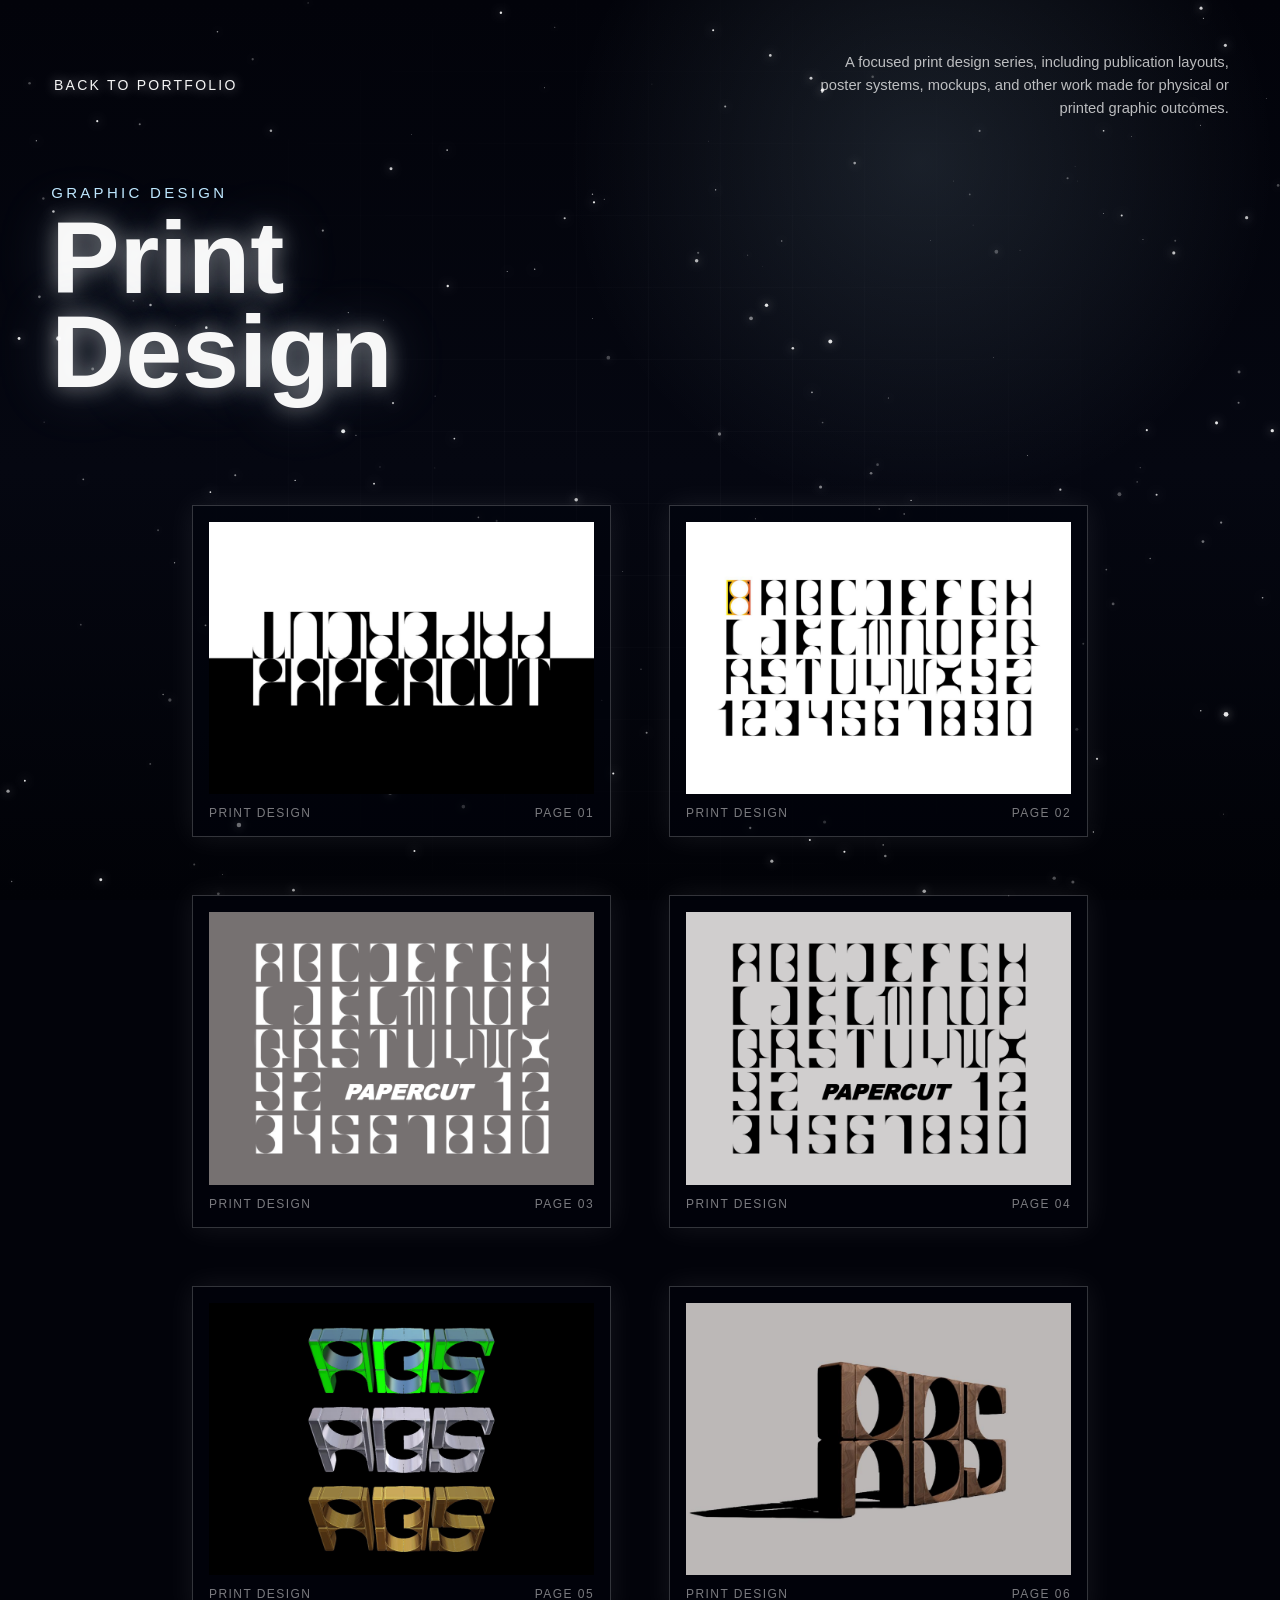
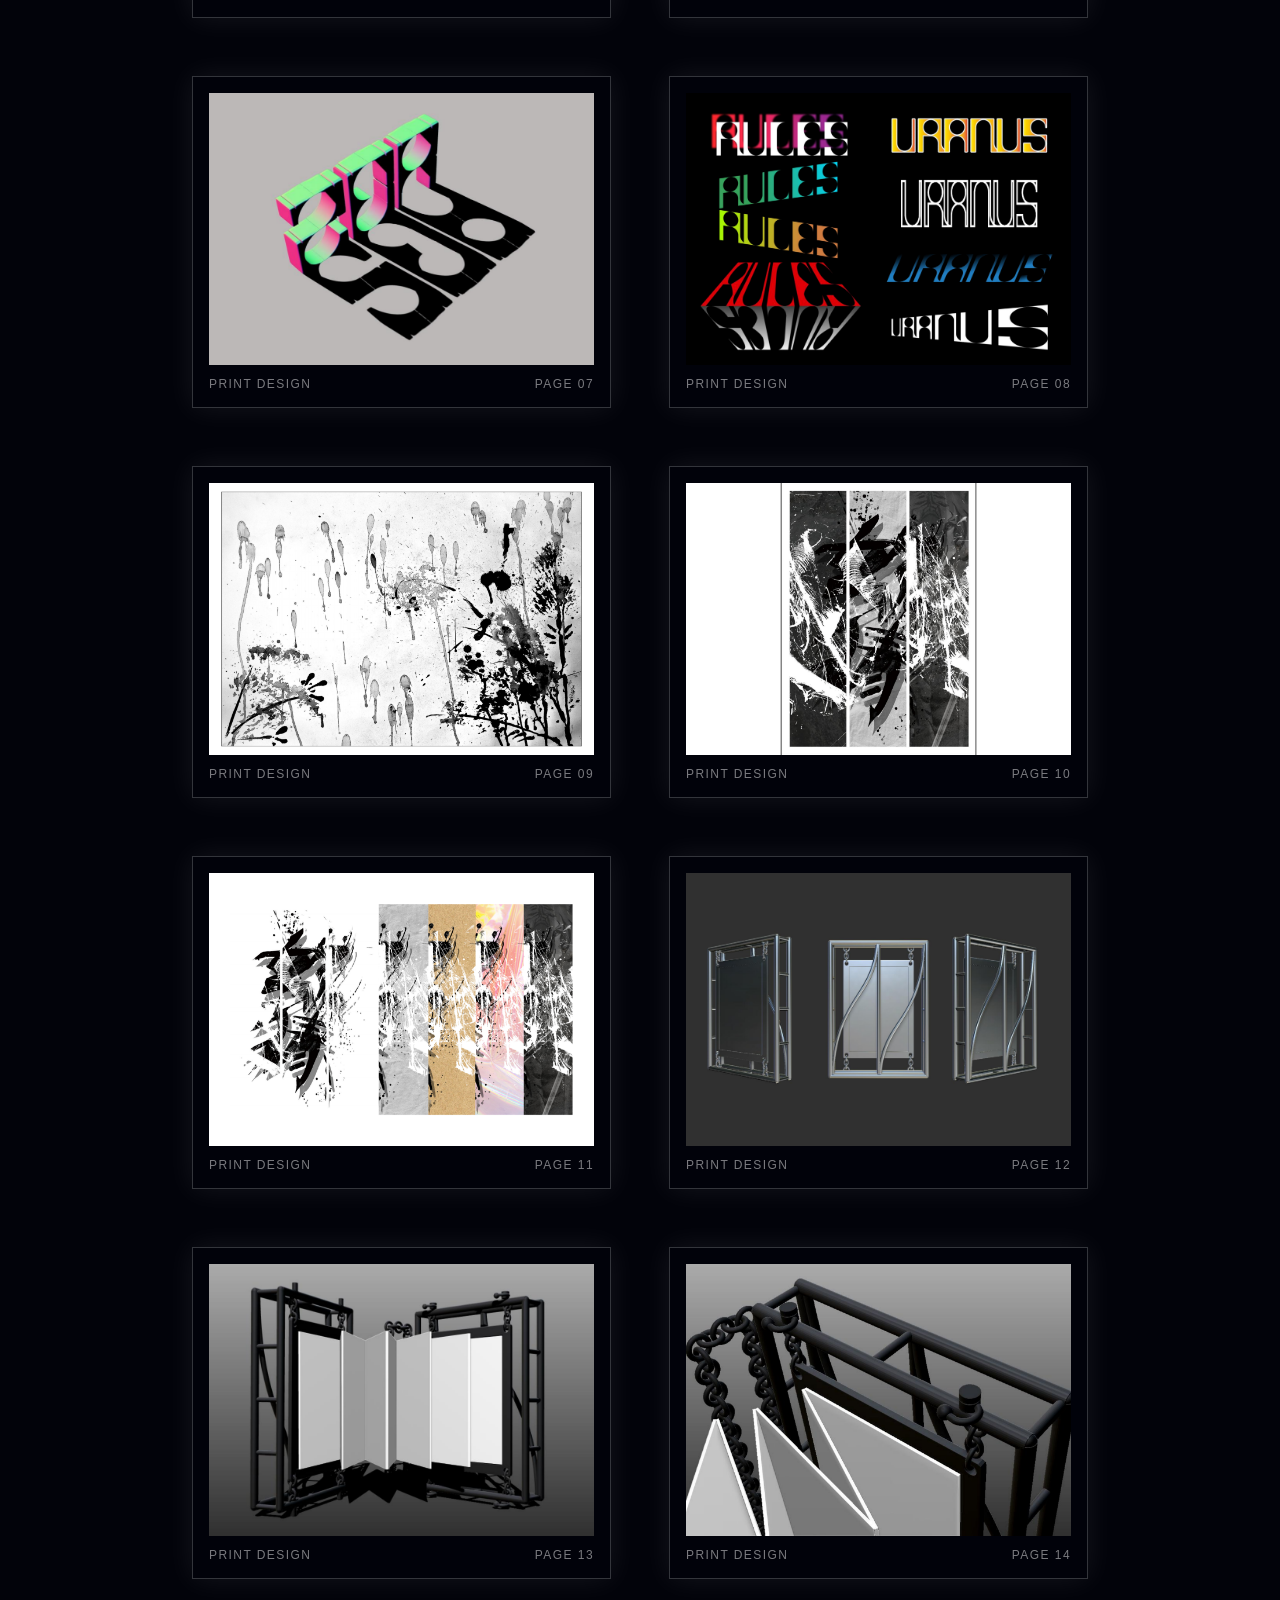
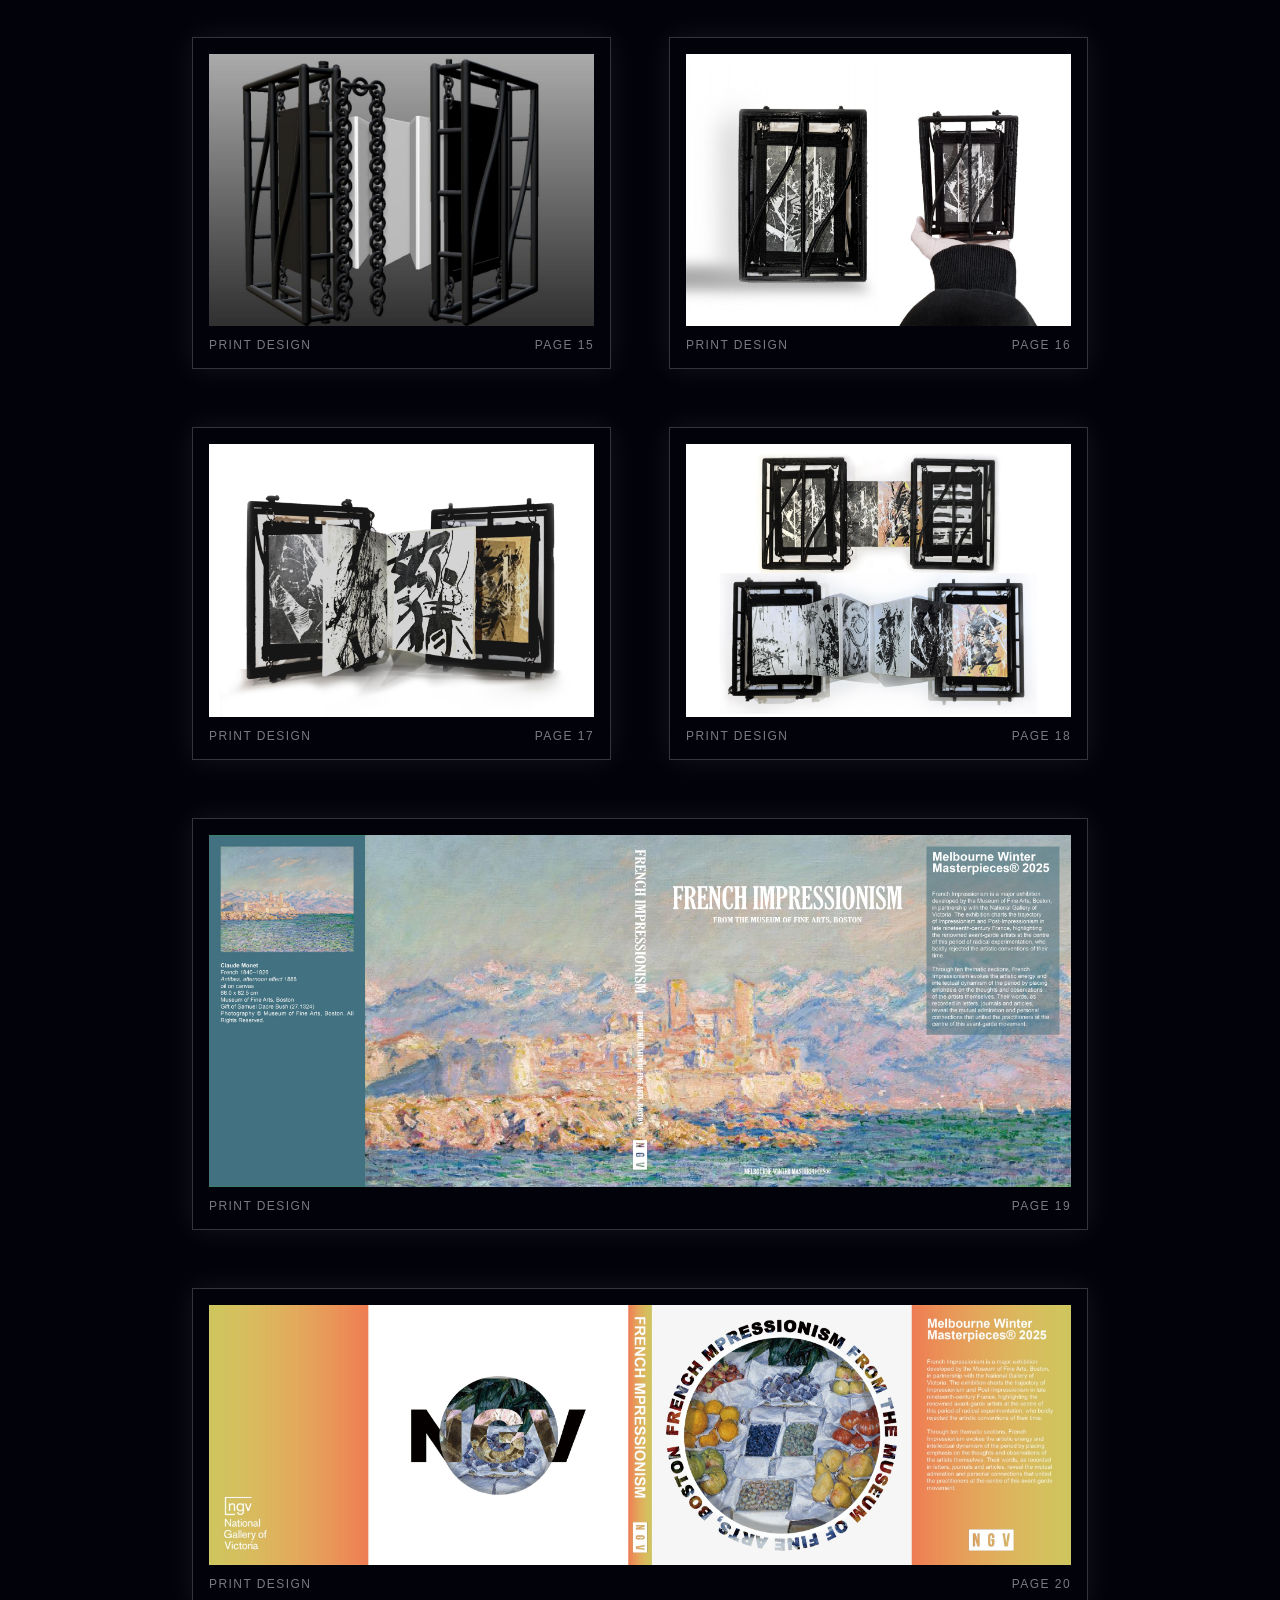
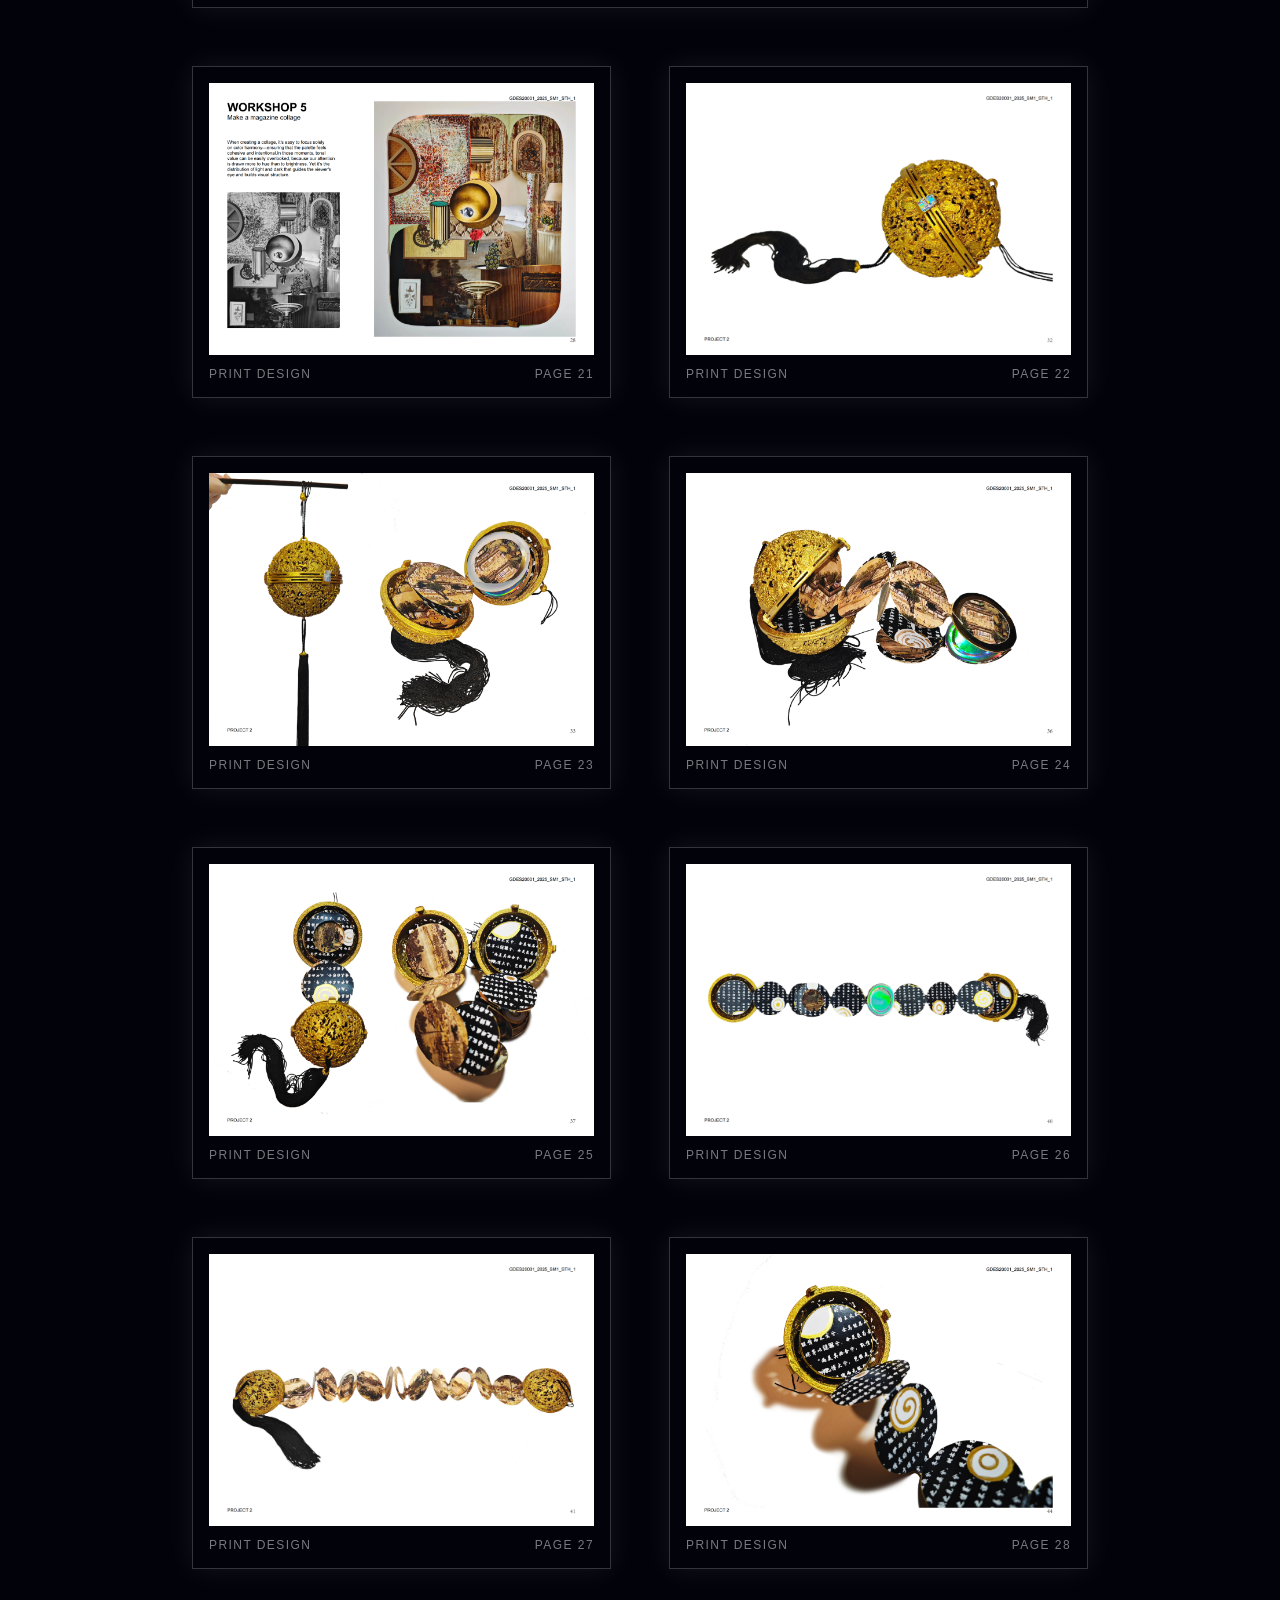
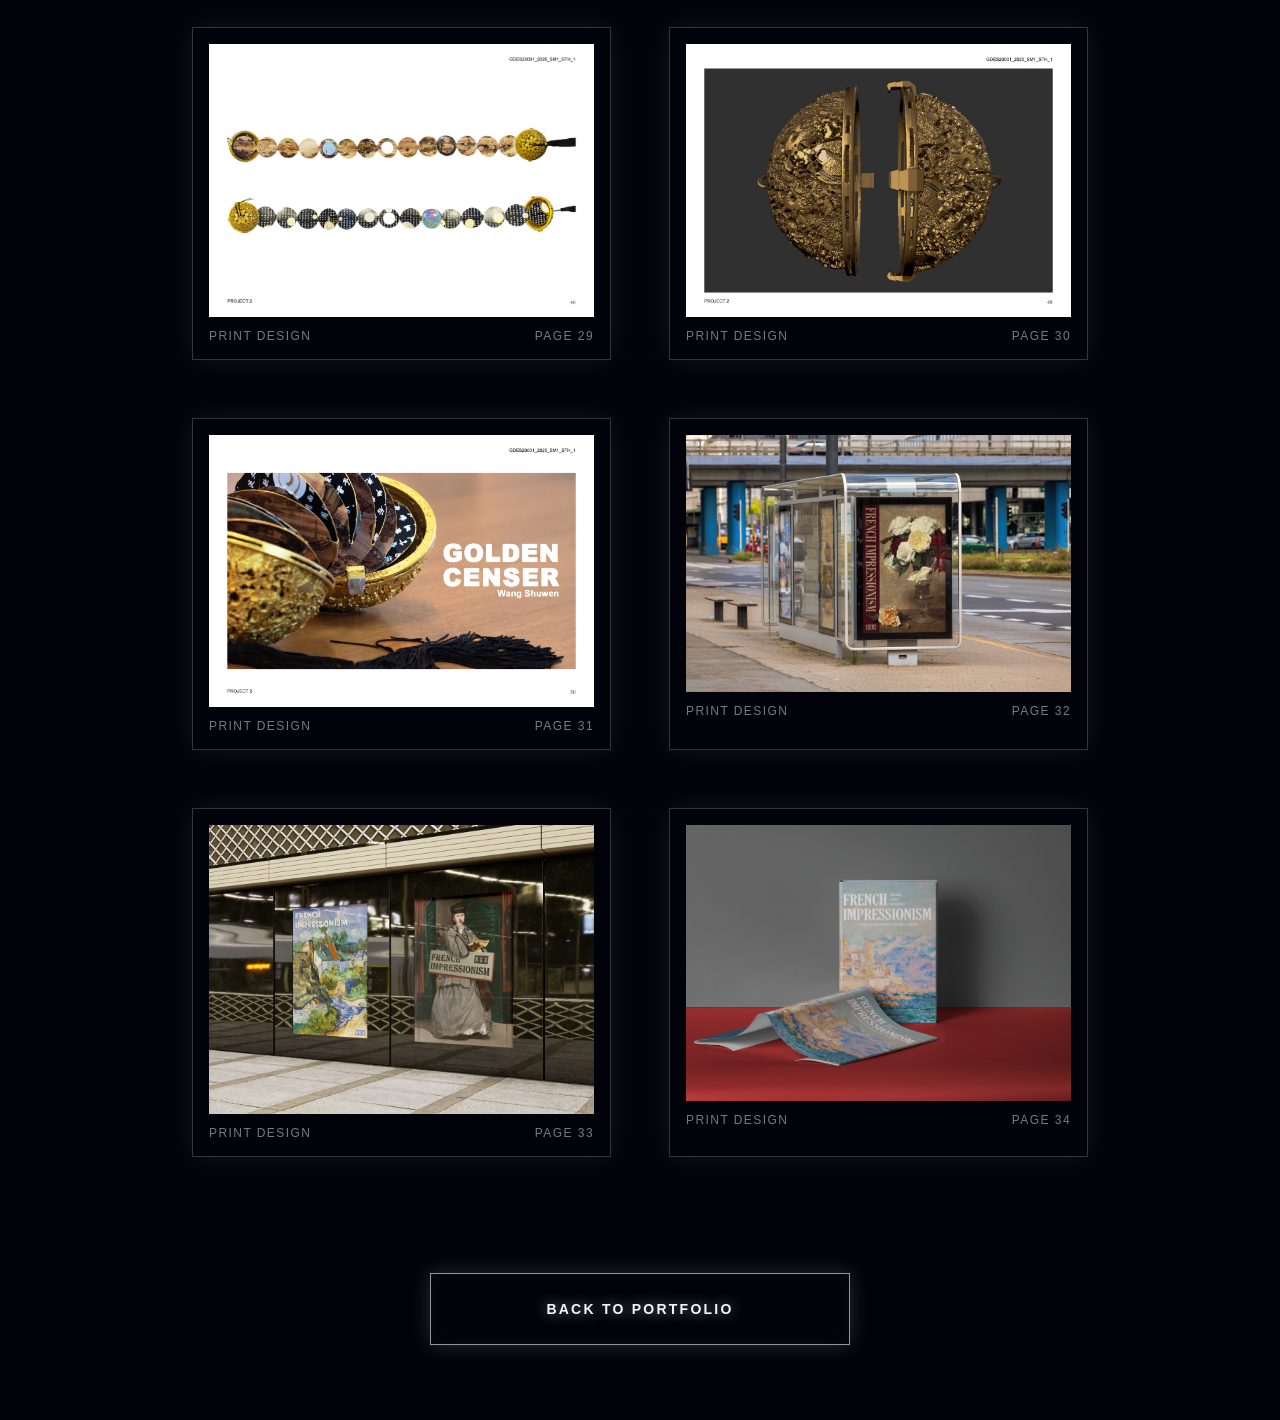
<file: index.html>
﻿<!doctype html>
<html lang="zh-CN">
<head>
  <meta charset="utf-8" />
  <meta name="viewport" content="width=device-width, initial-scale=1" />
  <title>Print Design - Shuwen Wang Portfolio</title>
  <link rel="stylesheet" href="style.css" />
  <link rel="stylesheet" href="white-spider.css" />
  <script src="libraries/p5.min.js" defer></script>
  <script src="space-effects.js" defer></script>
  <script src="white-spider.js" defer></script>
  <script src="protect-media.js" defer></script>
</head>
<body>
  <main class="page-shell">
    <nav class="top-nav" aria-label="Page navigation">
      <a class="back-link" href="https://shuwenwang110.github.io/Portfolio/" data-transition>Back to portfolio</a>
      <p class="page-explain">A focused print design series, including publication layouts, poster systems, mockups, and other work made for physical or printed graphic outcomes.</p>
    </nav>
    <section class="project-hero"><div><p class="eyebrow">Graphic design</p><h1 class="project-title">Print Design</h1></div></section>
    <section class="gallery print-gallery" id="galleryPage" aria-label="Print Design works"></section>
    <a class="bottom-back-link" href="https://shuwenwang110.github.io/Portfolio/" data-transition>Back to portfolio</a>
  </main>
  <div class="fade-screen" aria-hidden="true"></div>
  <script>
    window.GalleryPage = {
      title: "Print Design",
      images: [
        "print-design/GDES10001_02.png",
        "print-design/GDES10001_03.png",
        "print-design/GDES10001_04.png",
        "print-design/GDES10001_05.png",
        "print-design/GDES10001_06.png",
        "print-design/GDES10001_07.png",
        "print-design/GDES10001_08.png",
        "print-design/GDES10001_09.png",
        "print-design/GDES10001_11.png",
        "print-design/GDES10001_12.png",
        "print-design/GDES10001_13.png",
        "print-design/GDES10001_14.png",
        "print-design/GDES10001_15.png",
        "print-design/GDES10001_16.png",
        "print-design/GDES10001_17.png",
        "print-design/GDES10001_18.png",
        "print-design/GDES10001_19.png",
        "print-design/GDES10001_20.png",
       { src: "print-design/bookface1.jpg", wide: true },
        { src: "print-design/bookface2.jpg", wide: true },
        "print-design/final folio2_01.png",
        "print-design/final folio2_02.png",
        "print-design/final folio2_03.png",
        "print-design/final folio2_04.png",
        "print-design/final folio2_05.png",
        "print-design/final folio2_06.png",
        "print-design/final folio2_07.png",
        "print-design/final folio2_08.png",
        "print-design/final folio2_09.png",
        "print-design/final folio2_10.png",
        "print-design/final folio2_11.png",
        "print-design/Bus_Stop_Citylight_Mockup.png",
        "print-design/Free_Citylight_Poster_Mockup_3.png",
        "print-design/Hardcover-Book-and-Dust-Jacket-Scene-Mockup.png"
      ]
    };
  </script>
  <script src="gallery-page.js"></script>
</body>
</html>
</file>
<file: style.css>
:root {
  color-scheme: dark;
  --white: rgba(255, 255, 255, 0.96);
  --soft: rgba(255, 255, 255, 0.72);
  --muted: rgba(255, 255, 255, 0.48);
  --line: rgba(255, 255, 255, 0.58);
  --accent: #bfe8ff;
}

* {
  box-sizing: border-box;
}

img,
video,
canvas {
  -webkit-user-drag: none;
  user-select: none;
}

html {
  min-height: 100%;
  background: #02030a;
}

body {
  min-height: 100vh;
  margin: 0;
  color: var(--white);
  font-family: Arial, "Microsoft YaHei", sans-serif;
  background: #02030a;
  cursor: none;
}

body::before {
  content: "";
  position: fixed;
  inset: 0;
  z-index: 0;
  background:
    radial-gradient(circle at 72% 18%, rgba(191, 232, 255, 0.12), transparent 30%),
    linear-gradient(180deg, #02030a 0%, #050711 52%, #010207 100%);
  opacity: 1;
}

body.home-page::before {
  z-index: 3;
  background:
    linear-gradient(180deg, rgba(1, 3, 11, 0.12), rgba(2, 3, 10, 0.5)),
    url("背景.png") center / cover no-repeat;
  opacity: 0.88;
}

body::after {
  content: "";
  position: fixed;
  inset: 0;
  z-index: 4;
  pointer-events: none;
  background:
    linear-gradient(90deg, rgba(255,255,255,0.035) 1px, transparent 1px),
    linear-gradient(0deg, rgba(255,255,255,0.03) 1px, transparent 1px);
  background-size: 72px 72px;
  mask-image: radial-gradient(circle at center, rgba(0,0,0,0.72), transparent 78%);
}

a,
button {
  cursor: none;
}

#starsCanvas {
  position: fixed;
  inset: 0;
  z-index: 1;
  pointer-events: none;
  mix-blend-mode: screen;
}

#light {
  position: fixed;
  inset: 0;
  z-index: 90;
  pointer-events: none;
  background: #000;
  opacity: 1;
  transition: opacity 1.2s ease;
}

.cursor,
.trail {
  position: fixed;
  z-index: 100;
  pointer-events: none;
  border-radius: 50%;
  transform: translate(-50%, -50%);
  background: #fff;
  box-shadow: 0 0 10px rgba(255,255,255,0.95), 0 0 24px rgba(191,232,255,0.8);
}

.cursor {
  width: 9px;
  height: 9px;
}

.page-shell {
  position: relative;
  z-index: 5;
  min-height: 100vh;
  padding: clamp(26px, 4vw, 54px);
}

.home-shell {
  display: grid;
  grid-template-rows: auto 1fr auto;
  gap: clamp(22px, 4vh, 42px);
}

.site-header {
  display: flex;
  align-items: flex-start;
  justify-content: space-between;
  gap: 28px;
}

.eyebrow {
  margin: 0 0 10px;
  color: var(--accent);
  font-size: clamp(12px, 1.2vw, 15px);
  letter-spacing: 0.22em;
  text-transform: uppercase;
}

h1,
h2,
p {
  margin-top: 0;
}

.home-title {
  max-width: 820px;
  margin-bottom: 0;
  font-size: clamp(42px, 8.4vw, 126px);
  line-height: 0.92;
  font-weight: 800;
  letter-spacing: 0;
  text-shadow: 0 0 20px rgba(255,255,255,0.42), 0 0 54px rgba(191,232,255,0.28);
}

.home-note {
  max-width: 360px;
  margin: 4px 0 0;
  color: var(--soft);
  font-size: clamp(14px, 1.5vw, 18px);
  line-height: 1.58;
  text-align: right;
}

.page-explain {
  max-width: 420px;
  margin: 0;
  color: var(--soft);
  font-size: clamp(13px, 1.15vw, 16px);
  line-height: 1.55;
  text-align: right;
}

.theme-grid {
  align-self: center;
  display: grid;
  grid-template-columns: repeat(3, minmax(160px, 1fr));
  gap: clamp(18px, 3vw, 34px);
  width: min(1080px, 100%);
  margin: 0 auto;
}

.theme-button {
  position: relative;
  display: grid;
  place-items: center;
  min-height: clamp(132px, 18vw, 210px);
  padding: 22px;
  color: var(--white);
  text-decoration: none;
  border: 0;
  background: transparent;
  isolation: isolate;
}

.theme-button[aria-disabled="true"] {
  opacity: 0.52;
}

.stage-button {
  overflow: visible;
}

.stage-submenu {
  position: absolute;
  left: 50%;
  top: 50%;
  z-index: 8;
  display: flex;
  justify-content: space-between;
  gap: 6px;
  width: calc(100% + 101px);
  opacity: 0;
  pointer-events: none;
  transform: translate(-50%, -50%) scale(0.96);
  transition: opacity 0.24s ease, transform 0.24s ease;
}

.stage-button:hover .stage-submenu,
.stage-button:focus-within .stage-submenu {
  opacity: 1;
  pointer-events: auto;
  transform: translate(-50%, -50%) scale(1);
}

.stage-submenu a {
  display: grid;
  place-items: center;
  width: 88px;
  min-height: 58px;
  color: var(--white);
  text-decoration: none;
  border: 1px solid rgba(255,255,255,0.58);
  background: rgba(2, 4, 12, 0.78);
  box-shadow: 0 0 16px rgba(255,255,255,0.16), inset 0 0 14px rgba(255,255,255,0.05);
  backdrop-filter: blur(6px);
  font-size: 14px;
  font-weight: 800;
  text-shadow: 0 0 14px rgba(255,255,255,0.55);
  transition: transform 0.2s ease, box-shadow 0.2s ease, background 0.2s ease;
}

.stage-submenu a:hover,
.stage-submenu a:focus-visible {
  transform: scale(1.1);
  background: rgba(2, 4, 12, 0.82);
  border-color: rgba(255,255,255,0.95);
  box-shadow:
    0 0 0 1px rgba(255,255,255,0.45),
    0 0 18px rgba(255,255,255,0.62),
    0 0 34px rgba(191,232,255,0.32);
}

.theme-button .box {
  position: absolute;
  inset: 0;
  border: 2px solid var(--line);
  box-shadow: 0 0 12px rgba(255,255,255,0.35), inset 0 0 18px rgba(255,255,255,0.05);
  transition: transform 0.55s cubic-bezier(0.2, 1.5, 0.3, 1), opacity 0.35s ease;
}

.theme-button .box:nth-child(2) {
  inset: 12%;
  border-color: rgba(191, 232, 255, 0.62);
}

.theme-button .box:nth-child(3) {
  inset: 24%;
  border-color: rgba(255, 255, 255, 0.38);
}

.theme-button:hover .box:nth-child(1),
.theme-button:focus-visible .box:nth-child(1) {
  transform: scale(0.96);
}

.theme-button:hover .box:nth-child(2),
.theme-button:focus-visible .box:nth-child(2) {
  transform: scale(0.84);
}

.theme-button:hover .box:nth-child(3),
.theme-button:focus-visible .box:nth-child(3) {
  transform: scale(0.68);
}

.theme-label {
  position: relative;
  z-index: 2;
  display: grid;
  text-align: center;
  transition: transform 0.35s ease;
}

.theme-button:hover .theme-label,
.theme-button:focus-visible .theme-label {
  transform: scale(1.08);
}

.theme-name {
  font-size: clamp(18px, 2.4vw, 30px);
  line-height: 1.1;
  font-weight: 800;
  text-shadow: 0 0 18px rgba(255,255,255,0.62);
}

.home-footer {
  display: flex;
  justify-content: space-between;
  gap: 20px;
  color: var(--muted);
  font-size: 13px;
  letter-spacing: 0.08em;
  text-transform: uppercase;
}

.top-nav {
  display: flex;
  align-items: center;
  justify-content: space-between;
  gap: 20px;
  margin-bottom: clamp(28px, 5vw, 70px);
}

.back-link {
  display: inline-flex;
  align-items: center;
  min-height: 1.2em;
  padding: 0.1em 0.2em;
  color: var(--white);
  text-decoration: none;
  font-size: 14px;
  letter-spacing: 0.16em;
  text-transform: uppercase;
  text-shadow: 0 0 12px rgba(255,255,255,0.5);
}

.project-hero {
  display: grid;
  grid-template-columns: minmax(220px, 0.72fr) minmax(320px, 1.28fr);
  gap: clamp(28px, 5vw, 78px);
  align-items: end;
  margin-bottom: clamp(34px, 7vw, 88px);
}

.project-title {
  margin-bottom: 18px;
  font-size: clamp(44px, 8vw, 118px);
  line-height: 0.92;
  font-weight: 800;
  text-shadow: 0 0 22px rgba(255,255,255,0.45), 0 0 58px rgba(191,232,255,0.25);
}

.project-copy {
  max-width: 620px;
  margin-bottom: 0;
  color: var(--soft);
  font-size: clamp(16px, 1.65vw, 22px);
  line-height: 1.6;
}

.gallery {
  display: grid;
  gap: clamp(24px, 5vw, 58px);
  width: 70vw;
  max-width: 1280px;
  margin: 0 auto;
  padding-bottom: 60px;
}

.work-frame {
  margin: 0;
  padding: clamp(10px, 1.5vw, 16px);
  border: 1px solid rgba(255,255,255,0.2);
  background: rgba(2, 4, 12, 0.42);
  box-shadow: 0 0 28px rgba(255,255,255,0.08);
}

.work-frame img {
  display: block;
  width: 100%;
  height: auto;
  background: rgba(0,0,0,0.35);
}

.work-frame figcaption {
  display: flex;
  justify-content: space-between;
  gap: 14px;
  padding-top: 12px;
  color: var(--muted);
  font-size: 12px;
  letter-spacing: 0.12em;
  text-transform: uppercase;
}

.drawing-feature {
  width: 70vw;
  max-width: 1280px;
  margin: 0 auto clamp(24px, 5vw, 58px);
}

.brand-lead {
  display: grid;
  gap: clamp(24px, 5vw, 58px);
  width: 70vw;
  max-width: 1280px;
  margin: 0 auto clamp(24px, 5vw, 58px);
}

.brand-mockups {
  display: grid;
  grid-template-columns: repeat(2, minmax(0, 1fr));
  gap: clamp(18px, 3vw, 34px);
  width: 70vw;
  max-width: 1280px;
  margin: 0 auto clamp(24px, 5vw, 58px);
}

.brand-final {
  width: 50vw;
  max-width: 900px;
  margin: 0 auto;
}

.merchandise-gallery {
  grid-template-columns: repeat(2, minmax(0, 1fr));
}

.print-gallery {
  grid-template-columns: repeat(2, minmax(0, 1fr));
}

.gallery-wide {
  grid-column: 1 / -1;
}

.gallery-narrow {
  width: 50vw;
  max-width: 900px;
  margin: 0 auto;
}

.drawing-grid {
  display: grid;
  grid-template-columns: repeat(3, minmax(0, 1fr));
  gap: clamp(18px, 3vw, 34px);
  width: min(1080px, 86vw);
  margin: 0 auto;
}

.drawing-thumb {
  display: block;
  aspect-ratio: 1 / 1;
  padding: clamp(8px, 1vw, 12px);
  border: 1px solid rgba(255,255,255,0.2);
  background: rgba(2, 4, 12, 0.42);
  box-shadow: 0 0 28px rgba(255,255,255,0.08);
  appearance: none;
  transition: transform 0.28s ease, box-shadow 0.28s ease;
}

.drawing-thumb:hover,
.drawing-thumb:focus-visible {
  transform: translateY(-4px);
  box-shadow: 0 0 34px rgba(255,255,255,0.18);
}

.drawing-thumb img {
  display: block;
  width: 100%;
  height: 100%;
  object-fit: cover;
  background: rgba(0,0,0,0.28);
}

.series-block {
  width: 70vw;
  max-width: 1280px;
  margin: 0 auto clamp(34px, 7vw, 86px);
}

.series-heading {
  display: grid;
  gap: 24px;
  margin-bottom: clamp(18px, 3vw, 34px);
  padding: 22px 0 18px;
  border-top: 1px solid rgba(255,255,255,0.18);
  border-bottom: 1px solid rgba(255,255,255,0.26);
  background:
    linear-gradient(90deg, rgba(255,255,255,0.08), transparent 42%),
    linear-gradient(180deg, rgba(191,232,255,0.08), transparent);
}

.series-heading h2 {
  margin: 0;
  color: var(--white);
  font-family: Arial, "Microsoft YaHei", sans-serif;
  font-size: 2rem;
  line-height: 1.12;
  letter-spacing: 0.04em;
  text-transform: uppercase;
  text-shadow:
    0 0 12px rgba(255,255,255,0.32),
    0 0 26px rgba(191,232,255,0.16);
}

.click-gallery {
  display: grid;
  grid-template-columns: repeat(2, minmax(0, 1fr));
  gap: clamp(18px, 3vw, 34px);
}

.stage-gallery {
  width: 70vw;
  max-width: 1280px;
  margin: 0 auto;
}

.click-card {
  display: grid;
  gap: 10px;
  padding: clamp(8px, 1vw, 12px);
  border: 1px solid rgba(255,255,255,0.2);
  background: rgba(2, 4, 12, 0.42);
  box-shadow: 0 0 28px rgba(255,255,255,0.08);
  appearance: none;
  transition: transform 0.28s ease, box-shadow 0.28s ease;
}

.click-card:hover,
.click-card:focus-visible {
  transform: translateY(-4px);
  box-shadow: 0 0 34px rgba(255,255,255,0.18);
}

.click-card img {
  display: block;
  width: 100%;
  height: auto;
  background: rgba(0,0,0,0.28);
}

.click-card span {
  color: var(--muted);
  font-size: 12px;
  letter-spacing: 0.12em;
  text-transform: uppercase;
  text-align: right;
}

.shared-stage-card {
  display: grid;
  gap: 12px;
}

.shared-stage-card button {
  display: grid;
  gap: 8px;
  padding: 0;
  border: 0;
  background: transparent;
  color: inherit;
  appearance: none;
}

.shared-stage-card button + button {
  padding-top: 12px;
  border-top: 1px solid rgba(255,255,255,0.18);
}

.bottom-back-link {
  display: grid;
  place-items: center;
  width: min(420px, 86vw);
  min-height: 72px;
  margin: clamp(24px, 5vw, 56px) auto 24px;
  color: var(--white);
  text-decoration: none;
  border: 1px solid rgba(255,255,255,0.58);
  background: rgba(2, 4, 12, 0.56);
  box-shadow: 0 0 20px rgba(255,255,255,0.16), inset 0 0 18px rgba(255,255,255,0.04);
  font-size: 14px;
  font-weight: 800;
  letter-spacing: 0.16em;
  text-transform: uppercase;
  text-shadow: 0 0 14px rgba(255,255,255,0.55);
  transition: transform 0.24s ease, box-shadow 0.24s ease, border-color 0.24s ease;
}

.bottom-back-link:hover,
.bottom-back-link:focus-visible {
  transform: scale(1.04);
  border-color: rgba(255,255,255,0.95);
  box-shadow: 0 0 28px rgba(255,255,255,0.34), 0 0 46px rgba(191,232,255,0.18);
}

.club-gallery {
  display: grid;
  grid-template-columns: repeat(3, minmax(0, 1fr));
  gap: clamp(18px, 3vw, 34px);
  width: min(1080px, 86vw);
  margin: 0 auto 70px;
}

.club-card {
  display: block;
  aspect-ratio: 1 / 1;
  padding: clamp(8px, 1vw, 12px);
  border: 1px solid rgba(255,255,255,0.2);
  background: rgba(2, 4, 12, 0.42);
  box-shadow: 0 0 28px rgba(255,255,255,0.08);
  transition: transform 0.28s ease, box-shadow 0.28s ease;
  appearance: none;
}

.club-card:hover,
.club-card:focus-visible {
  transform: translateY(-4px);
  box-shadow: 0 0 34px rgba(255,255,255,0.18);
}

.club-card img {
  display: block;
  width: 100%;
  height: 100%;
  object-fit: contain;
  background: rgba(0,0,0,0.28);
}

.club-card-wide {
  grid-column: 1 / -1;
  aspect-ratio: auto;
}

.club-card-wide img {
  height: auto;
}

.lightbox {
  position: fixed;
  inset: 0;
  z-index: 70;
  display: grid;
  place-items: center;
  padding: clamp(18px, 4vw, 52px);
  background: rgba(0, 0, 0, 0.78);
  opacity: 0;
  pointer-events: none;
  transition: opacity 0.22s ease;
}

.lightbox[aria-hidden="false"] {
  opacity: 1;
  pointer-events: auto;
}

.lightbox-image {
  max-width: min(92vw, 1320px);
  max-height: 88vh;
  object-fit: contain;
  box-shadow: 0 0 44px rgba(255,255,255,0.22);
}

.fade-screen {
  position: fixed;
  inset: 0;
  z-index: 80;
  pointer-events: none;
  background: #000;
  opacity: 0;
  transition: opacity 0.75s ease;
}

.is-leaving .fade-screen {
  opacity: 1;
}

@media (max-width: 820px) {
  .site-header,
  .project-hero {
    grid-template-columns: 1fr;
    display: grid;
  }

  .home-note {
    max-width: 100%;
    text-align: left;
  }

  .page-explain {
    max-width: 100%;
    text-align: left;
  }

  .theme-grid {
    grid-template-columns: repeat(2, minmax(138px, 1fr));
  }

  .theme-button {
    min-height: 140px;
  }

  .stage-submenu {
    width: calc(100% + 86px);
  }

  .stage-submenu a {
    width: 72px;
    min-height: 52px;
  }

  .gallery {
    width: min(92vw, 100%);
  }

  .drawing-feature {
    width: min(92vw, 100%);
  }

  .brand-lead,
  .brand-final {
    width: min(92vw, 100%);
  }

  .brand-mockups,
  .merchandise-gallery,
  .print-gallery {
    grid-template-columns: 1fr;
    width: min(92vw, 100%);
  }

  .drawing-grid {
    grid-template-columns: 1fr;
    width: min(92vw, 520px);
  }

  .series-block {
    width: min(92vw, 100%);
  }

  .series-heading {
    display: grid;
    align-items: start;
  }

  .series-heading h2 {
    font-size: 1.45rem;
  }

  .click-gallery {
    grid-template-columns: 1fr;
  }

  .stage-gallery {
    width: min(92vw, 100%);
  }

  .club-gallery {
    grid-template-columns: 1fr;
    width: min(92vw, 520px);
  }

  .club-card-wide {
    aspect-ratio: auto;
  }

  .home-footer,
  .top-nav,
  .work-frame figcaption {
    flex-direction: column;
    align-items: flex-start;
  }
}

@media (max-width: 520px) {
  .page-shell {
    padding: 22px;
  }

  .theme-grid {
    grid-template-columns: 1fr;
  }
}
</file>
<file: white-spider.css>
#whiteSpiderCanvas {
  position: fixed !important;
  inset: 0 !important;
  z-index: 9997 !important;
  pointer-events: none !important;
  opacity: 1;
}

body.white-spider-mode .cursor,
body.white-spider-mode .trail {
  display: none;
}
</file>
